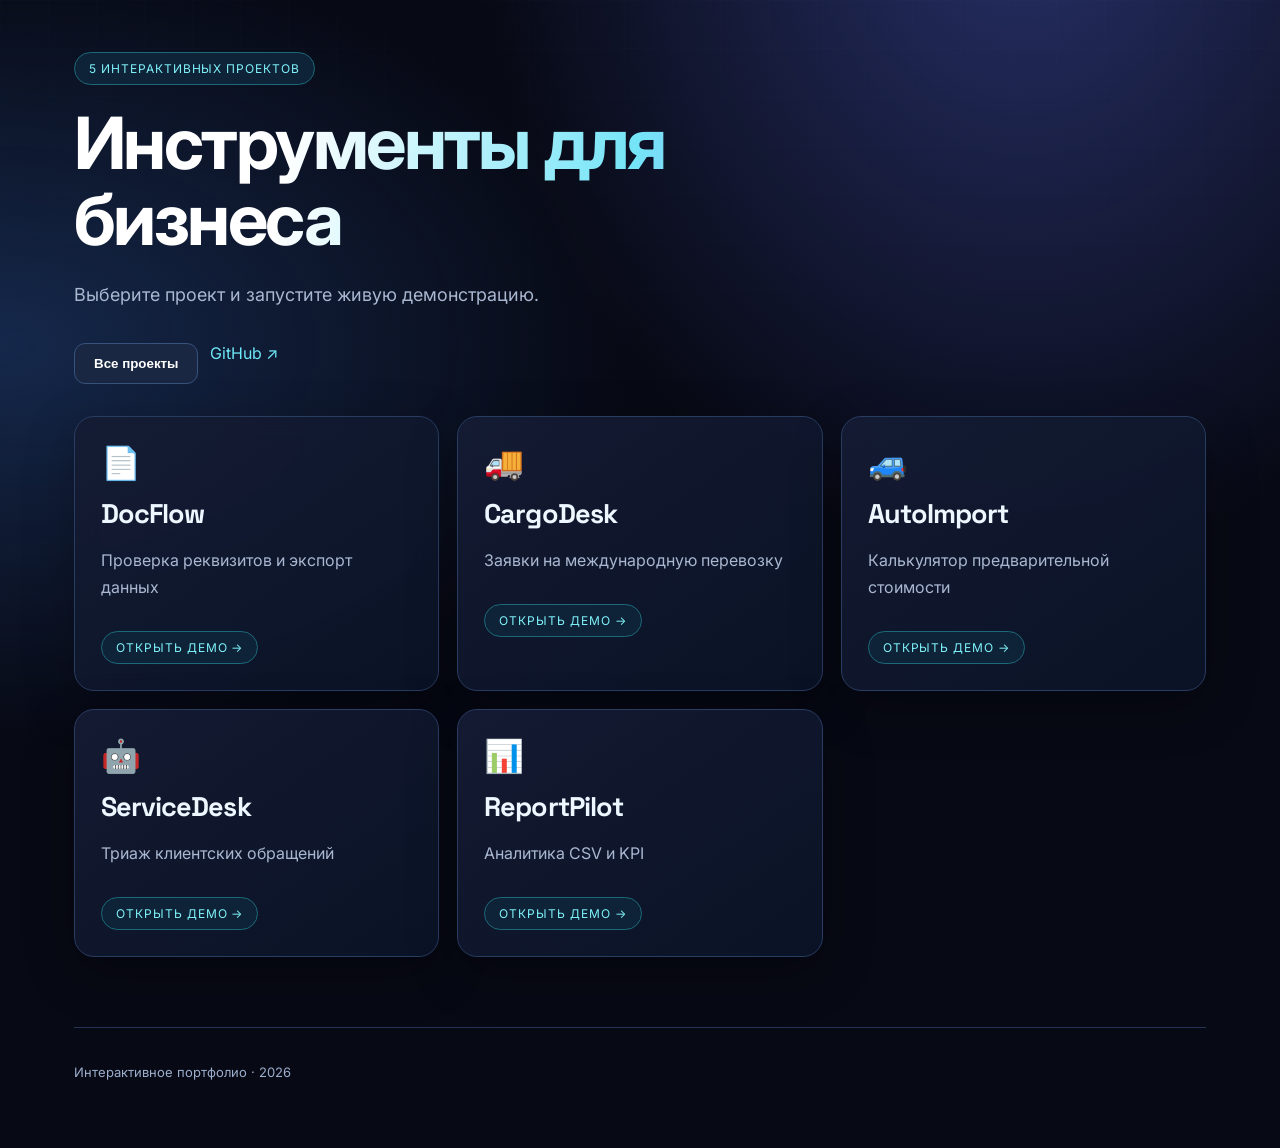
<file: index.html>
<!doctype html><html lang="ru"><meta charset="utf-8"><meta name="viewport" content="width=device-width,initial-scale=1"><title>AI MVP Portfolio — 5 business tools</title><link rel="stylesheet" href="/assets/styles.css"><main><span class="tag">5 интерактивных проектов</span><h1>Инструменты для бизнеса</h1><p class="hero-lead">Выберите проект и запустите живую демонстрацию.</p><nav><button class="secondary" onclick="home()">Все проекты</button><a href="https://github.com/Den9130666/ai-mvp-portfolio" target="_blank" rel="noopener">GitHub ↗</a></nav><section id="app"></section><footer><p class="muted">Интерактивное портфолио · 2026</p></footer></main>
<script src="/assets/core.js"></script>
<script>renderHome()</script>
</html>
</file>
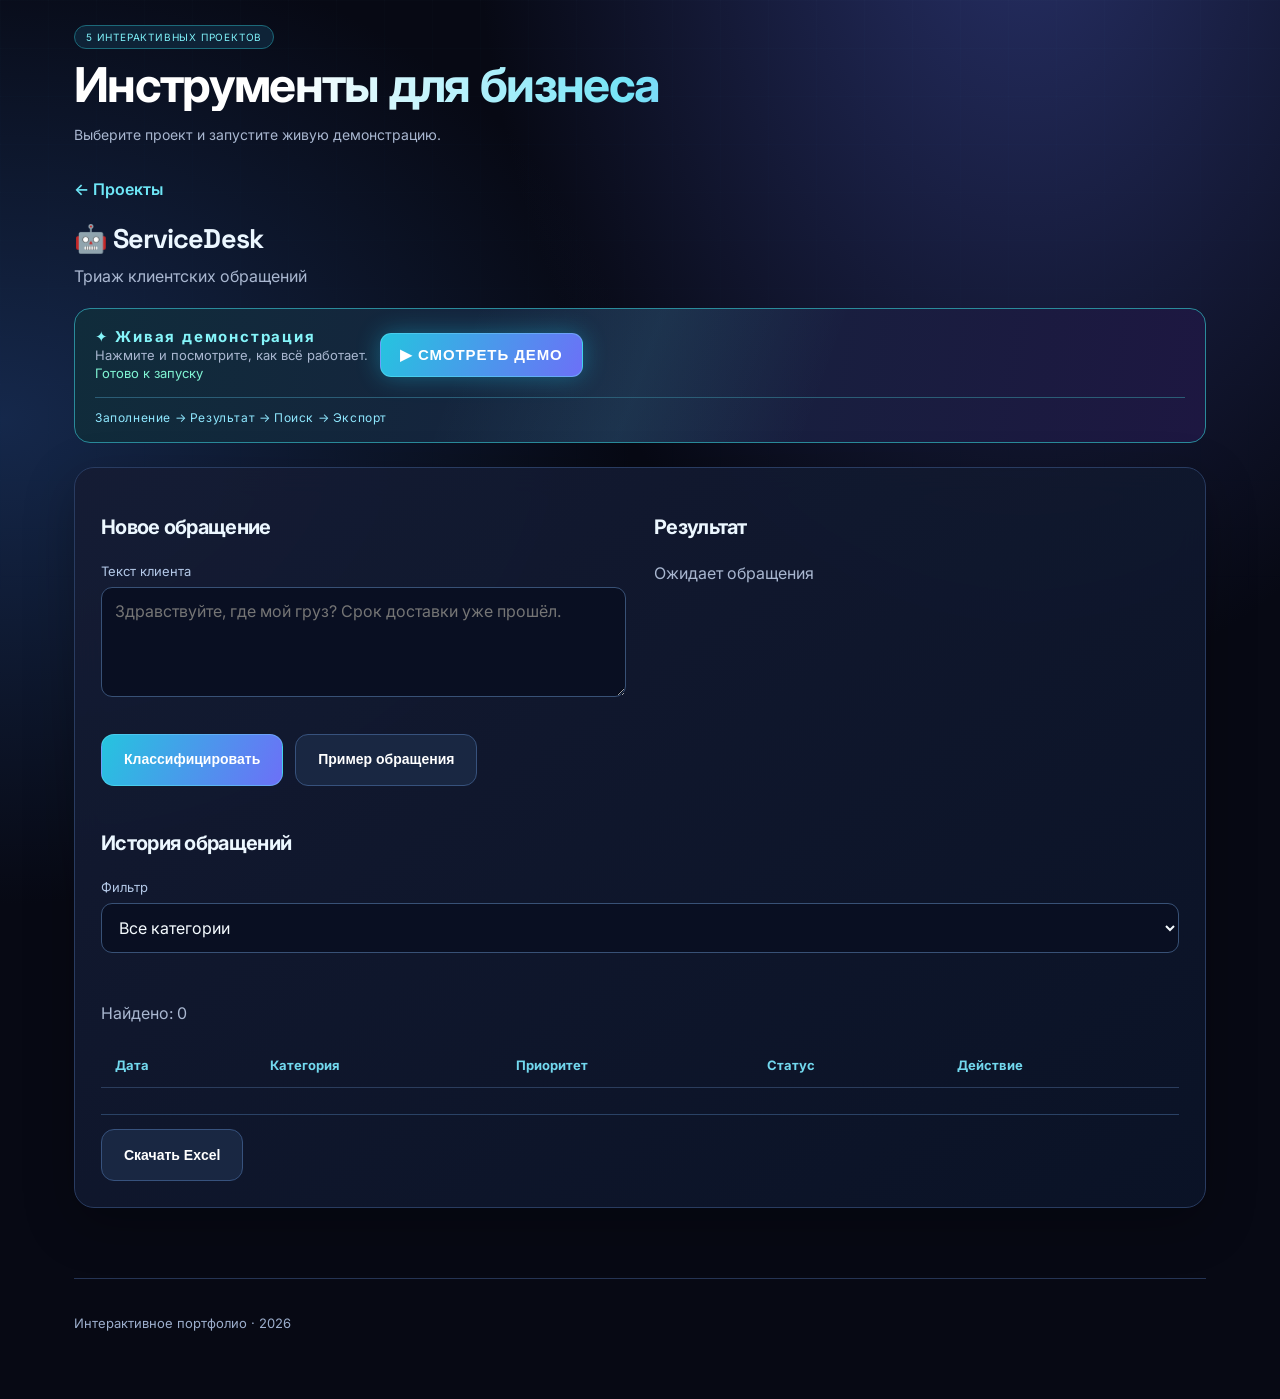
<file: ai-servicedesk/index.html>
<!doctype html><html lang="ru"><meta charset="utf-8"><meta name="viewport" content="width=device-width,initial-scale=1"><title>AI MVP Portfolio — 5 business tools</title><link rel="stylesheet" href="/assets/styles.css"><main><span class="tag">5 интерактивных проектов</span><h1>Инструменты для бизнеса</h1><p class="hero-lead">Выберите проект и запустите живую демонстрацию.</p><nav><button class="secondary" onclick="home()">Все проекты</button><a href="https://github.com/Den9130666/ai-mvp-portfolio" target="_blank" rel="noopener">GitHub ↗</a></nav><section id="app"></section><footer><p class="muted">Интерактивное портфолио · 2026</p></footer></main>
<script src="/assets/core.js"></script>
<script src="/assets/xlsx.js"></script>
<script src="/assets/demo-fx.js"></script>
<script src="/assets/demo.js"></script>
<script src="/assets/showcase.js"></script>
<script src="/ai-servicedesk/app.js"></script>
<script src="/ai-servicedesk/history.js"></script>
<script>renderApp('ai-servicedesk',servicedesk)</script>
</html>
</file>
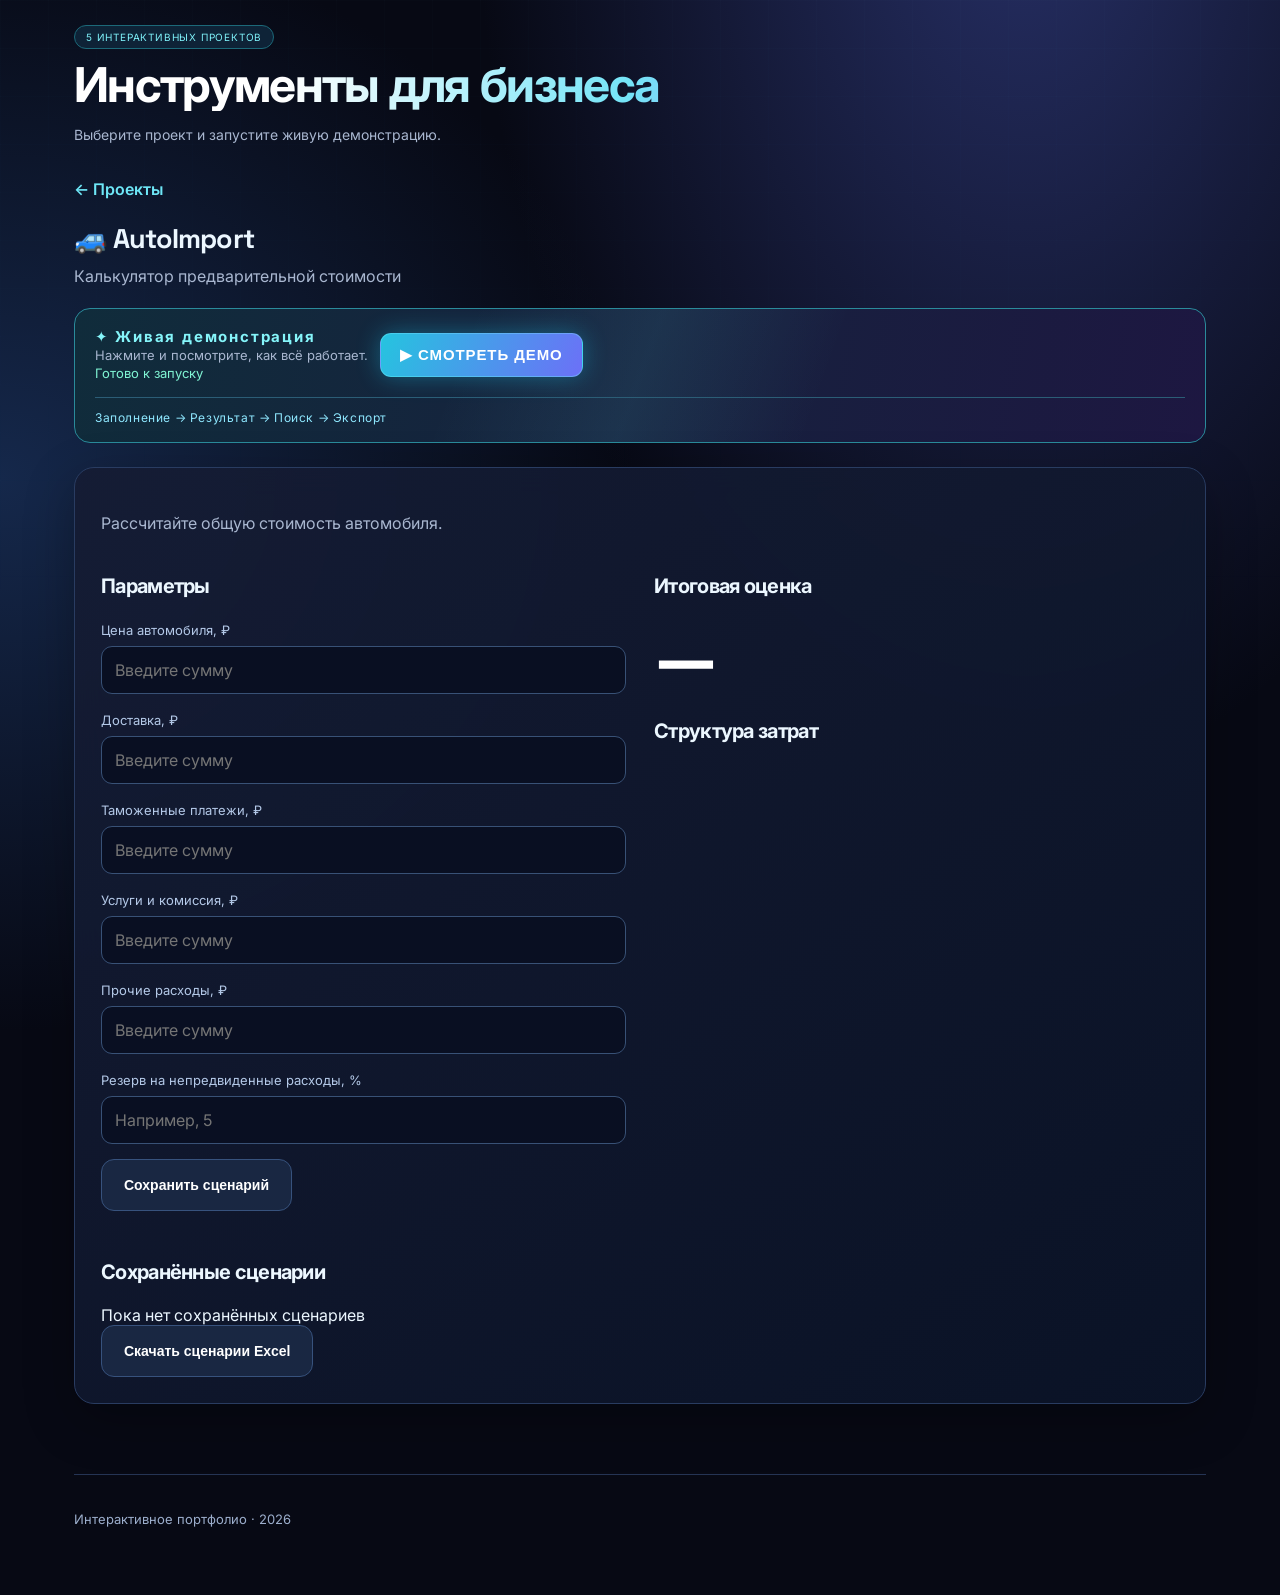
<file: autoimport/index.html>
<!doctype html><html lang="ru"><meta charset="utf-8"><meta name="viewport" content="width=device-width,initial-scale=1"><title>AI MVP Portfolio — 5 business tools</title><link rel="stylesheet" href="/assets/styles.css"><main><span class="tag">5 интерактивных проектов</span><h1>Инструменты для бизнеса</h1><p class="hero-lead">Выберите проект и запустите живую демонстрацию.</p><nav><button class="secondary" onclick="home()">Все проекты</button><a href="https://github.com/Den9130666/ai-mvp-portfolio" target="_blank" rel="noopener">GitHub ↗</a></nav><section id="app"></section><footer><p class="muted">Интерактивное портфолио · 2026</p></footer></main>
<script src="/assets/core.js"></script>
<script src="/assets/xlsx.js"></script>
<script src="/assets/demo-fx.js"></script>
<script src="/assets/demo.js"></script>
<script src="/assets/showcase.js"></script>
<script src="/autoimport/app.js"></script>
<script src="/autoimport/scenarios.js"></script>
<script>renderApp('autoimport',autoimport)</script>
</html>
</file>
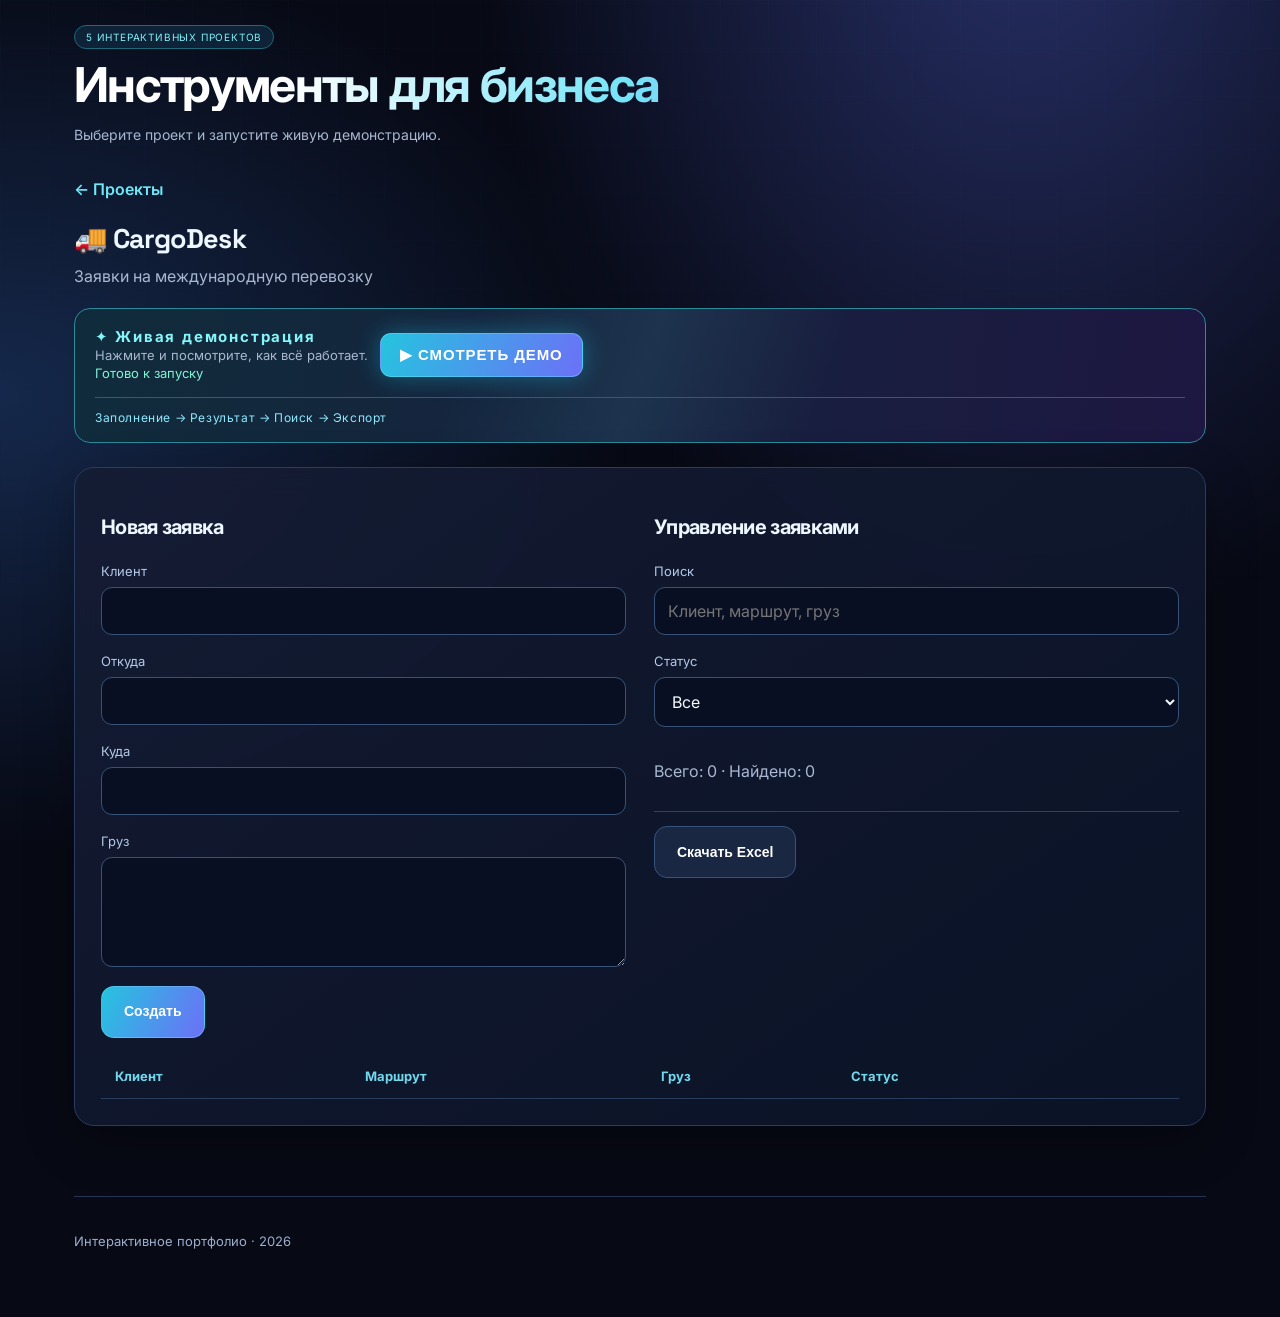
<file: cargodesk/index.html>
<!doctype html><html lang="ru"><meta charset="utf-8"><meta name="viewport" content="width=device-width,initial-scale=1"><title>AI MVP Portfolio — 5 business tools</title><link rel="stylesheet" href="/assets/styles.css"><main><span class="tag">5 интерактивных проектов</span><h1>Инструменты для бизнеса</h1><p class="hero-lead">Выберите проект и запустите живую демонстрацию.</p><nav><button class="secondary" onclick="home()">Все проекты</button><a href="https://github.com/Den9130666/ai-mvp-portfolio" target="_blank" rel="noopener">GitHub ↗</a></nav><section id="app"></section><footer><p class="muted">Интерактивное портфолио · 2026</p></footer></main>
<script src="/assets/core.js"></script>
<script src="/assets/xlsx.js"></script>
<script src="/assets/demo-fx.js"></script>
<script src="/assets/demo.js"></script>
<script src="/assets/showcase.js"></script>
<script src="/cargodesk/app.js"></script>
<script src="/cargodesk/actions.js"></script>
<script>renderApp('cargodesk',cargodesk)</script>
</html>
</file>
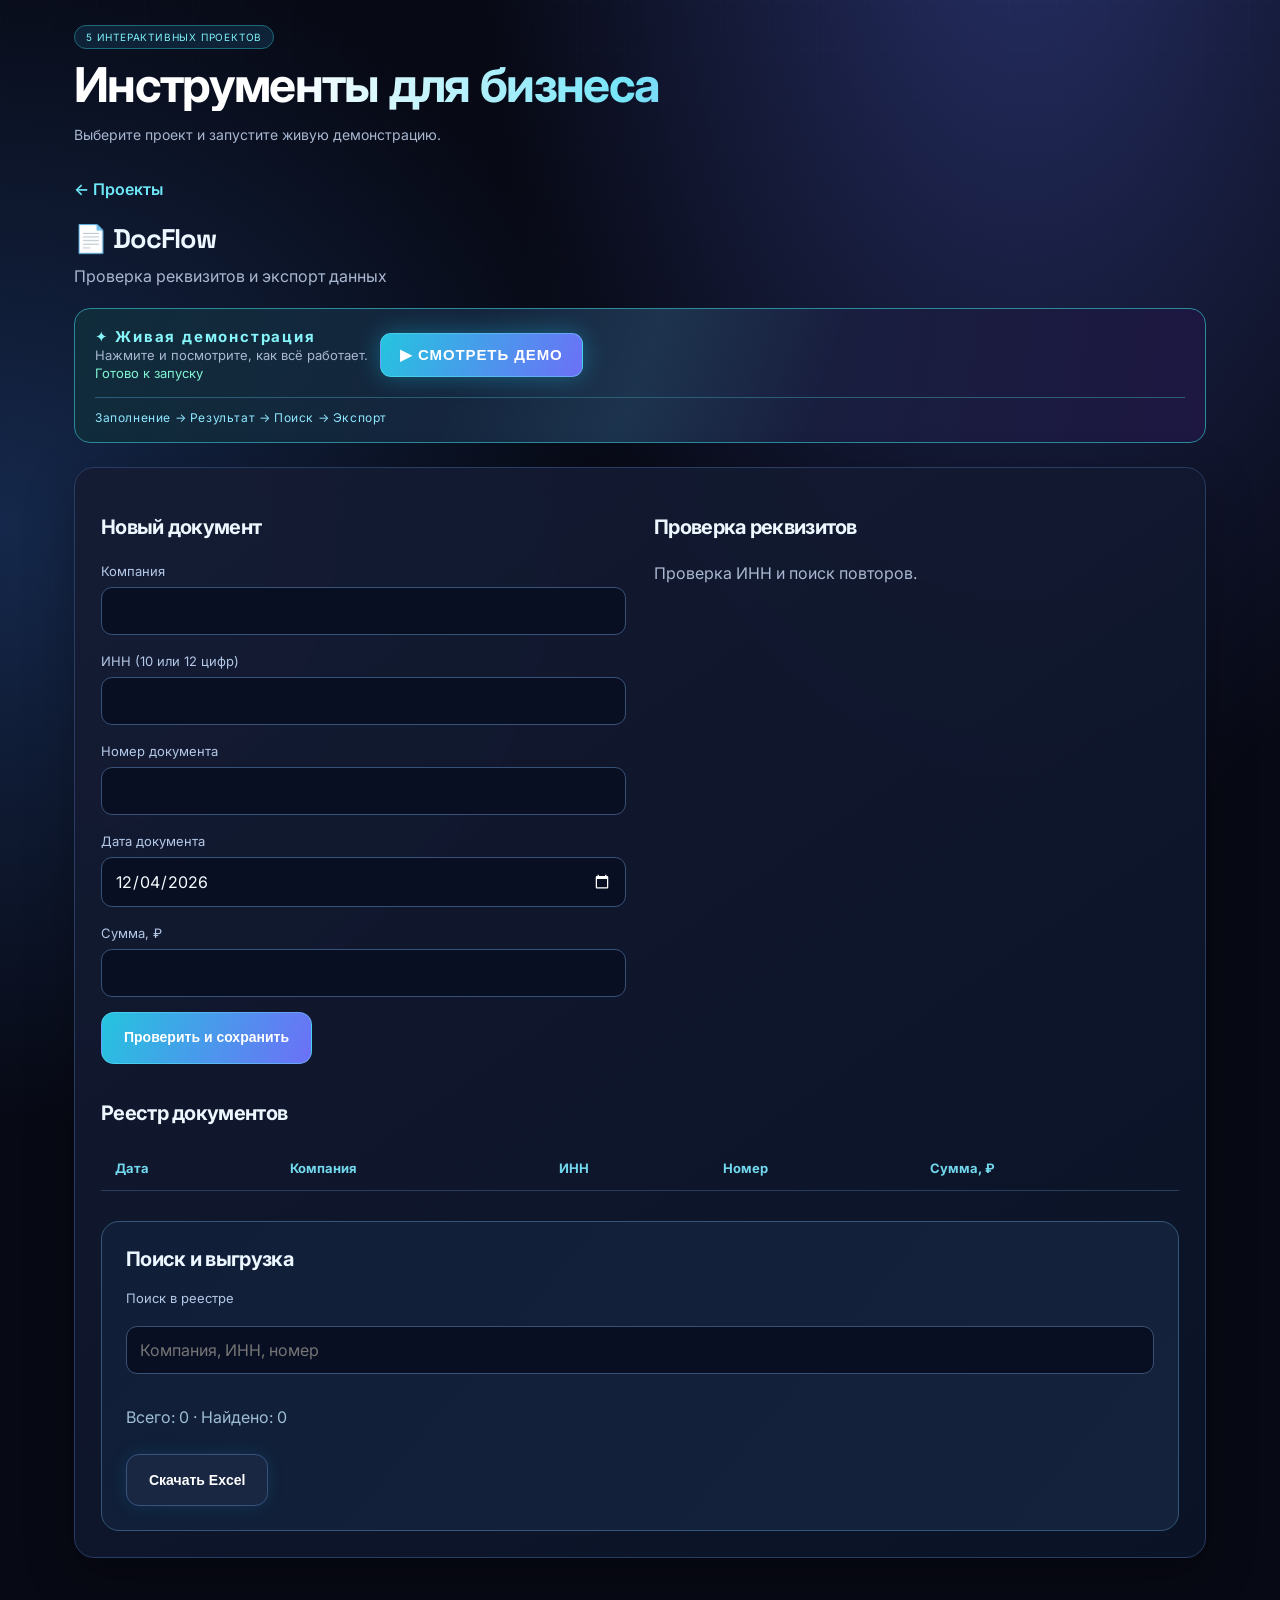
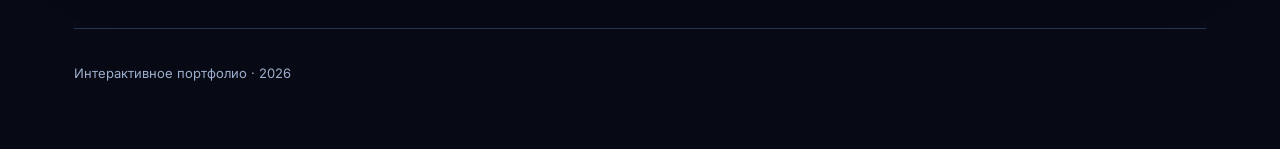
<file: docflow/index.html>
<!doctype html><html lang="ru"><meta charset="utf-8"><meta name="viewport" content="width=device-width,initial-scale=1"><title>AI MVP Portfolio — 5 business tools</title><link rel="stylesheet" href="/assets/styles.css"><main><span class="tag">5 интерактивных проектов</span><h1>Инструменты для бизнеса</h1><p class="hero-lead">Выберите проект и запустите живую демонстрацию.</p><nav><button class="secondary" onclick="home()">Все проекты</button><a href="https://github.com/Den9130666/ai-mvp-portfolio" target="_blank" rel="noopener">GitHub ↗</a></nav><section id="app"></section><footer><p class="muted">Интерактивное портфолио · 2026</p></footer></main>
<script src="/assets/core.js"></script>
<script src="/assets/xlsx.js"></script>
<script src="/assets/demo-fx.js"></script>
<script src="/assets/demo.js"></script>
<script src="/assets/showcase.js"></script>
<script src="/docflow/app.js"></script>
<script>renderApp('docflow',docflow)</script>
</html>
</file>
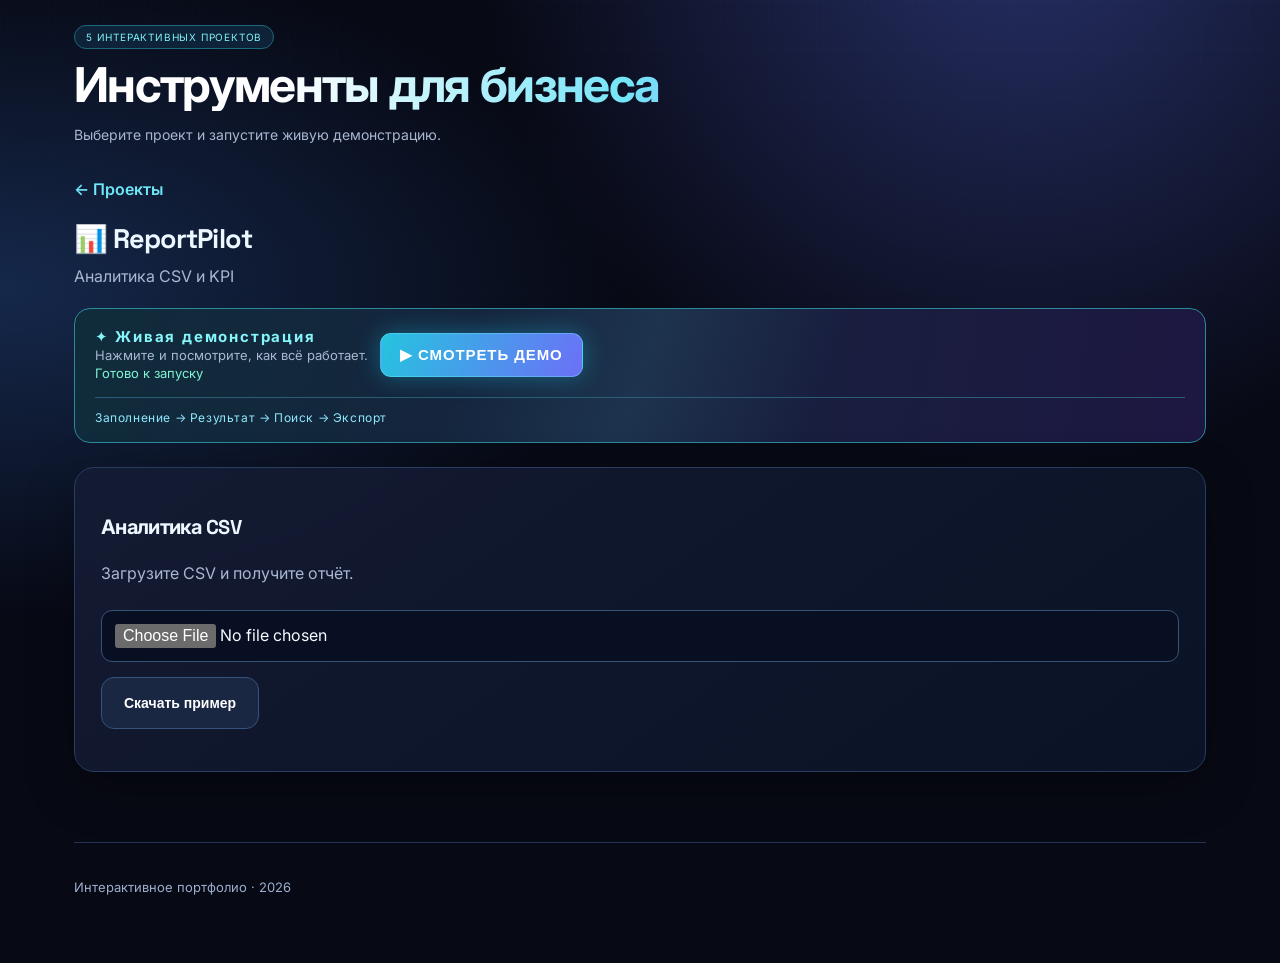
<file: reportpilot/index.html>
<!doctype html><html lang="ru"><meta charset="utf-8"><meta name="viewport" content="width=device-width,initial-scale=1"><title>AI MVP Portfolio — 5 business tools</title><link rel="stylesheet" href="/assets/styles.css"><main><span class="tag">5 интерактивных проектов</span><h1>Инструменты для бизнеса</h1><p class="hero-lead">Выберите проект и запустите живую демонстрацию.</p><nav><button class="secondary" onclick="home()">Все проекты</button><a href="https://github.com/Den9130666/ai-mvp-portfolio" target="_blank" rel="noopener">GitHub ↗</a></nav><section id="app"></section><footer><p class="muted">Интерактивное портфолио · 2026</p></footer></main>
<script src="/assets/core.js"></script>
<script src="/assets/xlsx.js"></script>
<script src="/assets/demo-fx.js"></script>
<script src="/assets/demo.js"></script>
<script src="/assets/showcase.js"></script>
<script src="/reportpilot/app.js"></script>
<script src="/reportpilot/analytics.js"></script>
<script>renderApp('reportpilot',reportpilot)</script>
</html>
</file>
<file: assets/styles.css>
@import url('https://fonts.googleapis.com/css2?family=Space+Grotesk:wght@400;500;600;700&family=Inter:wght@400;500;600;700&display=swap');
:root{font-family:Inter,system-ui,sans-serif;color:#ecf7ff;background:#070914;color-scheme:dark}
*{box-sizing:border-box}html{scroll-behavior:smooth}body{margin:0;min-height:100vh;background:radial-gradient(ellipse at 80% -10%,#273067 0,transparent 38%),radial-gradient(ellipse at 0 30%,#15284b 0,transparent 35%),#070914}
body:before{content:'';position:fixed;inset:0;pointer-events:none;opacity:.16;background-image:linear-gradient(#8ddaff18 1px,transparent 1px),linear-gradient(90deg,#8ddaff18 1px,transparent 1px);background-size:48px 48px;mask-image:linear-gradient(to bottom,black,transparent 90%)}
main{position:relative;max-width:1180px;margin:auto;padding:52px 24px}h1,h2,h3{font-family:'Space Grotesk',Inter,sans-serif;letter-spacing:-.035em}h1{font-size:clamp(38px,6vw,72px);line-height:1.05;max-width:850px;margin:22px 0;background:linear-gradient(100deg,#fff 25%,#74e4f7 65%,#b28cff);color:transparent;background-clip:text}h2{font-size:27px}h3{font-size:20px}p{color:#a9b7d0;line-height:1.7}a{color:#6ee7f7;text-decoration:none}a:hover{text-decoration:underline}nav{display:flex;gap:12px;flex-wrap:wrap;margin:32px 0}.tag{display:inline-flex;background:#0e2337;border:1px solid #1c6979;padding:8px 14px;border-radius:99px;font-size:12px;letter-spacing:.08em;text-transform:uppercase;color:#7ff2fa}.grid{display:grid;grid-template-columns:repeat(auto-fit,minmax(275px,1fr));gap:18px}.card,.panel{border:1px solid #293c61;border-radius:20px;padding:26px;background:linear-gradient(145deg,#151c34ed,#0b1428ed);box-shadow:0 16px 50px #0004;backdrop-filter:blur(14px)}.card{cursor:pointer;transition:transform .25s,border-color .25s,box-shadow .25s;min-height:240px}.card:hover{border-color:#48e8f2;transform:translateY(-5px);box-shadow:0 12px 40px #1ac9ff24}.card h2{margin:14px 0 5px}.card .tag{margin-top:14px}button{background:linear-gradient(115deg,#25c4df,#6c70f7);border:1px solid #7af7ff55;border-radius:11px;padding:12px 19px;color:#fff;cursor:pointer;font-weight:700;transition:filter .2s,transform .2s}button:hover{filter:brightness(1.15);transform:translateY(-1px)}button:disabled{opacity:.5;cursor:wait}button.secondary{background:#192742;border-color:#37527d}input,select,textarea{background:#090f22;border:1px solid #385176;color:#f5fbff;border-radius:11px;padding:13px;width:100%;margin:7px 0 15px;font:inherit}input:focus,textarea:focus,select:focus{outline:2px solid #36cbe4;outline-offset:1px}textarea{min-height:110px}label{font-size:13px;color:#b4c9e8}table{border-collapse:collapse;width:100%;font-size:13px}th,td{text-align:left;padding:14px;border-bottom:1px solid #2b3d5d}th{color:#72d8ee}.muted{font-size:13px;color:#9caecc}.split{display:grid;grid-template-columns:1fr 1fr;gap:28px}.hidden{display:none}pre{white-space:pre-wrap;word-break:break-word;background:#091425;padding:16px;border-radius:10px}#app{margin-top:32px}footer{margin-top:70px;border-top:1px solid #253454;padding-top:20px}.demo-toolbar{display:flex;flex-wrap:wrap;align-items:center;gap:12px;margin:20px 0 24px;padding:17px 20px;background:linear-gradient(100deg,#102c3b,#1d1741);border:1px solid #2a8b9b;border-radius:16px}.demo-toolbar p{margin:0;flex:1;min-width:190px}.demo-status{color:#80f5d4;font-size:13px;min-height:20px}.demo-active{box-shadow:0 0 0 1px #2cf5de,0 0 35px #00d6ff25}.hero-lead{max-width:760px;font-size:18px}.cyber-line{height:2px;background:linear-gradient(90deg,#3de5ef,transparent,#a574ff);margin:26px 0 38px;opacity:.7}
@media(max-width:720px){main{padding:28px 16px}.split{grid-template-columns:1fr}.card,.panel{padding:19px}.demo-toolbar{align-items:stretch}.demo-toolbar button{width:100%}h1{font-size:40px}}

.demo-typing{border-color:#45f4e9!important;box-shadow:0 0 0 2px #33e9e455,0 0 22px #35e9e933!important;transition:box-shadow .2s}.demo-toolbar strong{color:#85f5fa;letter-spacing:.12em}

#demo-cursor{position:fixed;left:0;top:0;z-index:9999;pointer-events:none;opacity:0;transform:translate(-100px,-100px);transition:transform .46s cubic-bezier(.22,.8,.2,1),opacity .2s;color:#65fff0;font:700 12px 'Space Grotesk',sans-serif;text-shadow:0 0 14px #24eaff;filter:drop-shadow(0 0 8px #22eaff);white-space:nowrap}
#demo-cursor.visible{opacity:1}#demo-cursor:after{content:attr(data-label);display:block;margin-left:15px;padding:4px 8px;border:1px solid #4beee9;background:#0b1c32;border-radius:5px;color:#c9ffff;font-size:10px;letter-spacing:.1em}
#demo-cursor.clicking{filter:drop-shadow(0 0 20px #ff6dff);color:#ff85f5}
.demo-target{outline:2px solid #56fff4!important;outline-offset:4px;box-shadow:0 0 0 8px #20e8ec20,0 0 30px #00e9ff60!important;transition:box-shadow .25s}
.demo-flash{animation:demoFlash .65s ease}.demo-playing .demo-toolbar{background:linear-gradient(110deg,#102f43,#291944);border-color:#58e9f7;box-shadow:0 0 28px #20baff22}
@keyframes demoFlash{0%{color:#fff;text-shadow:0 0 18px #4ffff5}100%{color:#80f5d4;text-shadow:none}}
@media(prefers-reduced-motion:reduce){#demo-cursor{transition:none!important}.demo-flash{animation:none!important}.demo-target{transition:none!important}}
@media(max-width:720px){#demo-cursor{font-size:10px}#demo-cursor:after{font-size:9px}}

.demo-toolbar{position:relative;overflow:hidden;isolation:isolate}.demo-toolbar:before{content:'';position:absolute;inset:-50%;background:linear-gradient(110deg,transparent 42%,#63faff15 50%,transparent 58%);animation:showcaseSweep 5s linear infinite;pointer-events:none;z-index:-1}.demo-toolbar #demo-run{position:relative;isolation:isolate;font-size:15px;letter-spacing:.06em;box-shadow:0 0 0 0 #55efff77,0 0 25px #1bd7ff55;animation:showcaseInvite 2.4s ease-in-out infinite}.demo-toolbar #demo-run:disabled{animation:none}.showcase-stage{width:100%;font-size:12px;color:#8fe8ff;letter-spacing:.05em;border-top:1px solid #2b5d76;padding-top:12px}.showcase-highlight{outline:3px solid #66fff0!important;outline-offset:7px;border-radius:8px;box-shadow:0 0 0 12px #32f8ec19,0 0 38px #24f6ef66!important;transition:box-shadow .3s}.showcase-popup{position:fixed;inset:0;z-index:10000;background:#030615bb;display:flex;align-items:center;justify-content:center;padding:24px;backdrop-filter:blur(9px);animation:showcaseAppear .25s ease}.showcase-modal{width:min(420px,100%);padding:34px 25px;border:1px solid #51e7ef;border-radius:22px;background:linear-gradient(145deg,#132941,#10112a);text-align:center;box-shadow:0 0 65px #00f5ff30}.showcase-modal h2{margin:12px 0}.showcase-file-icon{font-size:42px;color:#72ffe5}.showcase-filename{padding:14px;margin:20px 0;background:#0b1930;border:1px solid #2e7080;border-radius:10px;color:#a2f8ff;overflow-wrap:anywhere}@keyframes showcaseInvite{0%,100%{box-shadow:0 0 0 0 #55efff55,0 0 15px #1bd7ff33}50%{box-shadow:0 0 0 8px #55efff00,0 0 35px #1bd7ff88}}@keyframes showcaseSweep{from{transform:translateX(-55%)}to{transform:translateX(55%)}}@keyframes showcaseAppear{from{opacity:0;transform:scale(.98)}to{opacity:1;transform:scale(1)}}@media(prefers-reduced-motion:reduce){.demo-toolbar:before,.demo-toolbar #demo-run{animation:none!important}.showcase-popup{animation:none}}

#docs table,#cargos table{min-width:680px}#service-history{overflow-x:auto}#service-history table,#import-scenarios table{min-width:660px}#work .split>div{min-width:0}#work{overflow-wrap:break-word}@media(max-width:720px){#docs,#cargos{max-width:100%;overflow-x:auto}#work h1{font-size:clamp(28px,7vw,40px)}.demo-toolbar{gap:10px}.showcase-modal{padding:24px 18px}}

.project-actions{display:flex;align-items:center;gap:14px;justify-content:space-between;margin:0 0 22px}.project-actions a{font-weight:600}.project-demo-jump{font-size:13px;padding:11px 15px;box-shadow:0 0 18px #19d9f655}body:has(.project-actions) main>nav{display:none}body:has(.project-actions) main>h1{font-size:clamp(29px,5vw,48px);margin:12px 0}body:has(.project-actions) main>.hero-lead{font-size:14px;margin:0 0 18px}body:has(.project-actions) main>.tag{font-size:10px;padding:5px 11px}body:has(.project-actions) main{padding-top:25px}body:has(.project-actions) #app>p{margin:7px 0 18px}body:has(.project-actions) #app>h2{margin:0 0 4px}.demo-toolbar{margin-top:16px}.demo-toolbar p{font-size:13px;line-height:1.4}.demo-toolbar strong{font-size:15px}@media(max-width:720px){.project-actions{gap:8px}.project-demo-jump{padding:10px;font-size:12px}body:has(.project-actions) main>h1{font-size:31px}}

.doc-results-actions{margin-top:30px;padding:24px;border:1px solid #345779;border-radius:18px;background:linear-gradient(130deg,#101e38,#14223b);display:flex;flex-direction:column;align-items:stretch;gap:13px}.doc-results-actions h3{margin:0 0 5px}.doc-results-actions label{margin:0}.doc-results-actions input{width:100%;box-sizing:border-box}.doc-results-actions p{margin:2px 0;color:#9ebdd5}.doc-results-actions button{margin-top:8px;align-self:flex-start;padding:14px 25px;min-height:48px;box-shadow:0 0 18px #18d8ef1e}@media(max-width:720px){.doc-results-actions{padding:18px;margin-top:24px}.doc-results-actions button{width:100%;align-self:stretch}}

/* Consistent mobile controls across all five showcases */
#work button,.showcase-modal button{min-height:48px;padding:12px 20px;line-height:1.3;white-space:normal;text-align:center;vertical-align:middle}#work .action-row{display:flex;align-items:stretch;flex-wrap:wrap;gap:12px;margin:16px 0 22px}#work .action-row button{margin:0;flex:0 1 auto}#work .export-actions{display:flex;align-items:center;gap:12px;margin:24px 0 12px}#work .export-actions button{margin:0}#work .split>div>button+button,#work #result button+button{margin-left:12px}#work .split>div>button{margin-bottom:12px}#work #result{min-width:0}#work #result textarea{display:block;width:100%;min-height:145px;margin:9px 0 16px}#work #service-history{margin:16px 0 10px}#work #service-history table{min-width:610px}#work #import-scenarios{overflow-x:auto}#work #report>button{margin-top:22px}#work #cargo-detail .panel{margin:24px 0}#work #cargo-detail .panel button{margin:10px 0 18px}#work #doc-results-actions button{margin-top:12px}#work button:focus-visible{outline:3px solid #64f9ee;outline-offset:3px}@media(max-width:720px){#work .action-row{display:grid;grid-template-columns:1fr;gap:10px}#work .action-row button,#work .export-actions button{width:100%}#work .export-actions{margin:22px 0 12px}#work .split>div>button+button,#work #result button+button{margin-left:0}#work #result button{max-width:100%}#work #service-history{overflow-x:auto}#work #cargo-detail .panel{padding:18px}}

#work button{box-sizing:border-box;border-radius:13px;min-height:52px;padding:14px 22px;margin:0;line-height:1.3;max-width:100%;font-size:14px}#work .action-row{margin:18px 0 24px;gap:12px}#work .action-row button{margin:0}#work .export-actions{margin:26px 0 0;padding-top:14px;border-top:1px solid #2a4265}#work .export-actions button{margin:0}#work #doc-results-actions button{margin:8px 0 0}#work #report>button{display:block;margin:24px 0 0}#work #cargo-detail button{margin:12px 0 16px}#work .panel{min-width:0}#work input,#work select,#work textarea{box-sizing:border-box}@media(max-width:720px){#work button{width:100%;max-width:100%;min-height:54px;padding:14px 16px}#work .action-row{gap:12px}#work #import-scenarios button{width:auto;min-width:120px}}
</file>
